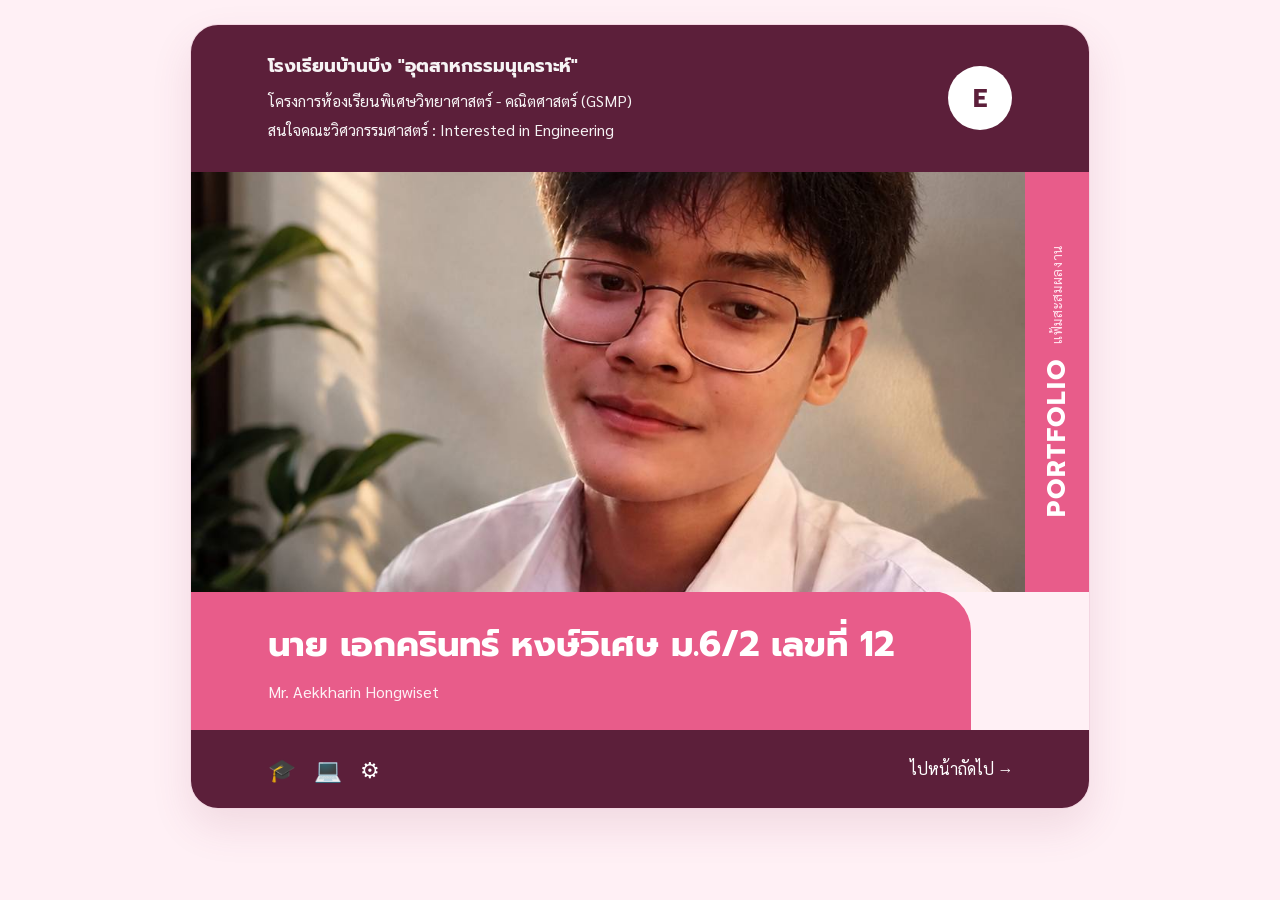
<file: index.html>
<!DOCTYPE html>
<html lang="th">
<head>
<meta charset="UTF-8">
<meta name="viewport" content="width=device-width, initial-scale=1.0">
<title>เอกครินทร์ หงษ์วิเศษ | Portfolio</title>
<link rel="stylesheet" href="styles.css">
</head>
<body>

<div class="wrap home">
    <div class="cover2">

        <div class="cover2-topbar">
            <div class="cover2-topbar-text">
                <p>โรงเรียนบ้านบึง "อุตสาหกรรมนุเคราะห์"</p>
                <p>โครงการห้องเรียนพิเศษวิทยาศาสตร์ - คณิตศาสตร์ (GSMP)</p>
                <p>สนใจคณะวิศวกรรมศาสตร์ : Interested in Engineering</p>
            </div>
            <div class="cover2-emblem">E</div>
        </div>

        <div class="cover2-photo-row">
            <div class="cover2-photo">
                <img src="my-profile.jpg" alt="รูปเอกครินทร์ หงษ์วิเศษ">
            </div>
            <div class="cover2-vertical">
                <span class="v-label">แฟ้มสะสมผลงาน</span>
                <span class="v-title">PORTFOLIO</span>
            </div>
        </div>

        <div class="cover2-nameplate">
            <h2>นาย เอกครินทร์ หงษ์วิเศษ ม.6/2 เลขที่ 12</h2>
            <p>Mr. Aekkharin Hongwiset</p>
        </div>

        <div class="cover2-footerbar">
            <div class="cover2-icons">
                <span>&#127891;</span>
                <span>&#128187;</span>
                <span>&#9881;</span>
            </div>
            <a href="intro.html" class="next-link">ไปหน้าถัดไป &#8594;</a>
        </div>

    </div>
</div>

</body>
</html>
</file>
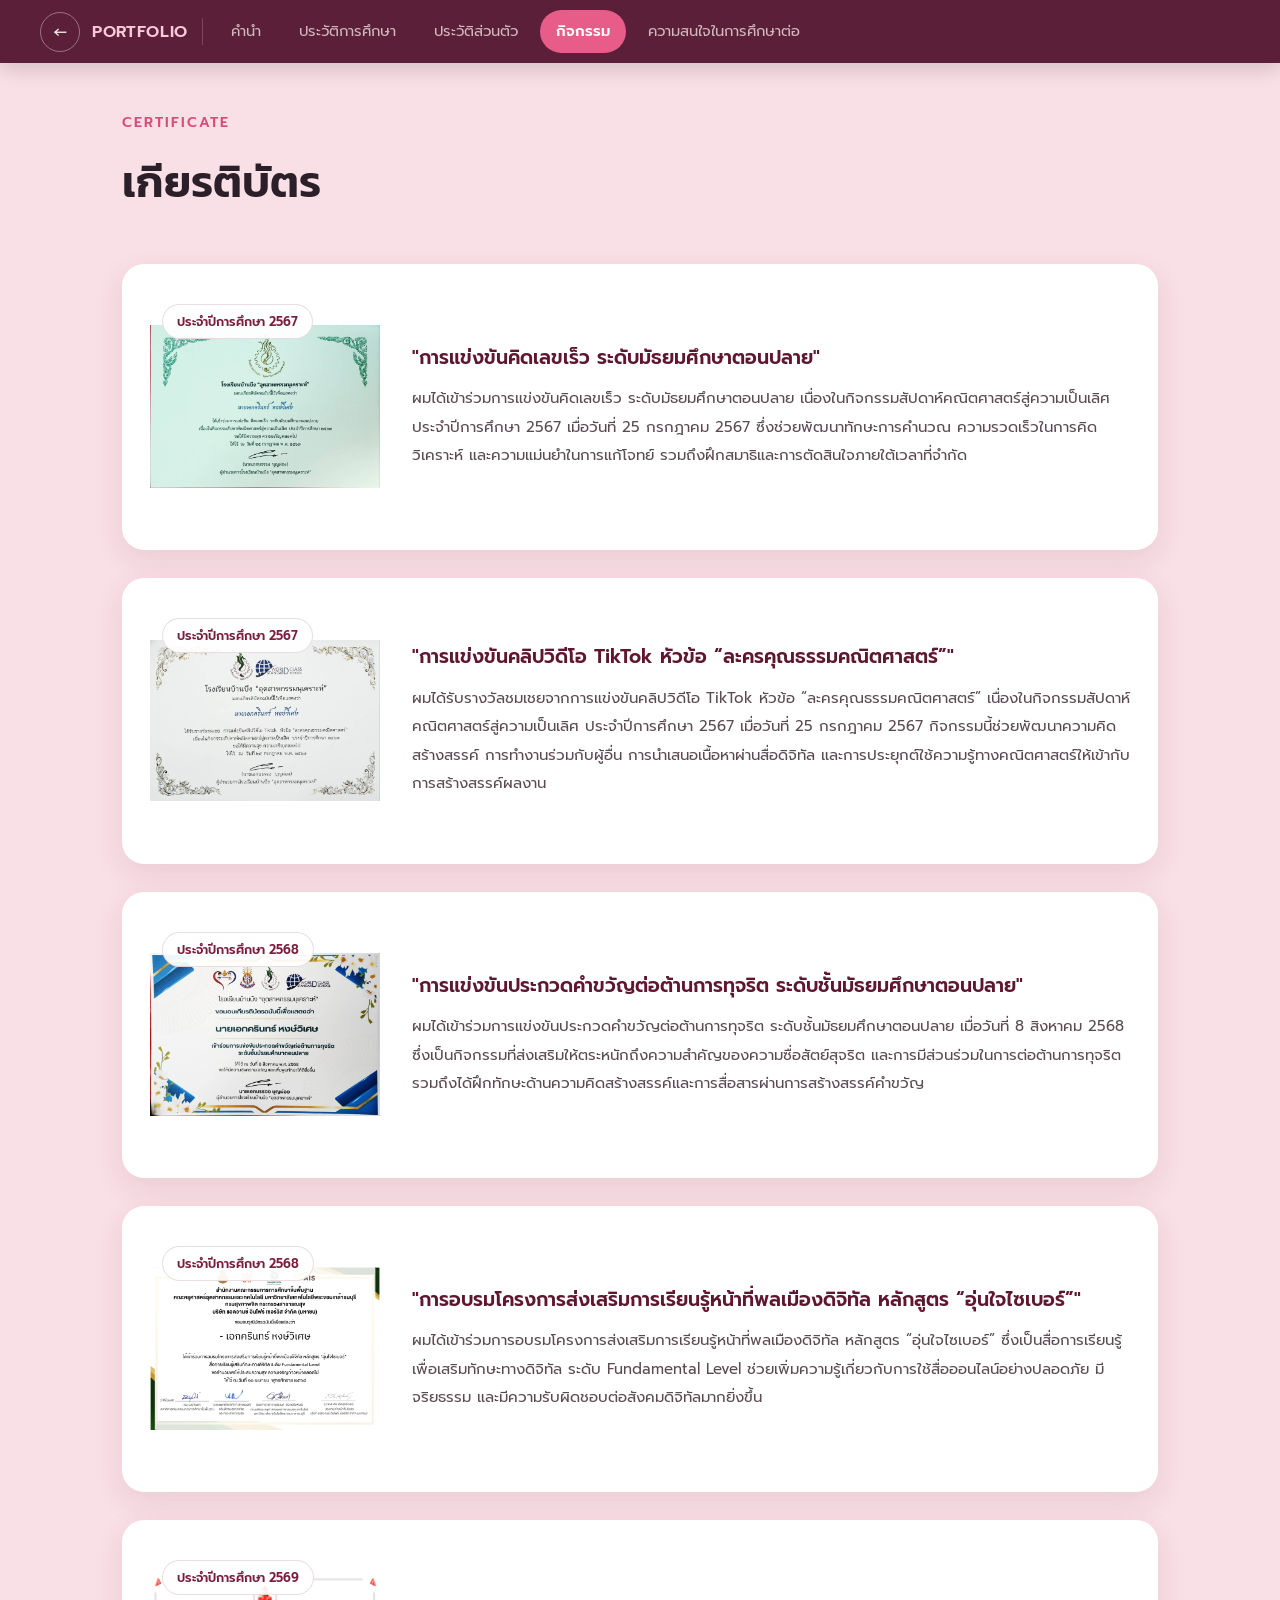
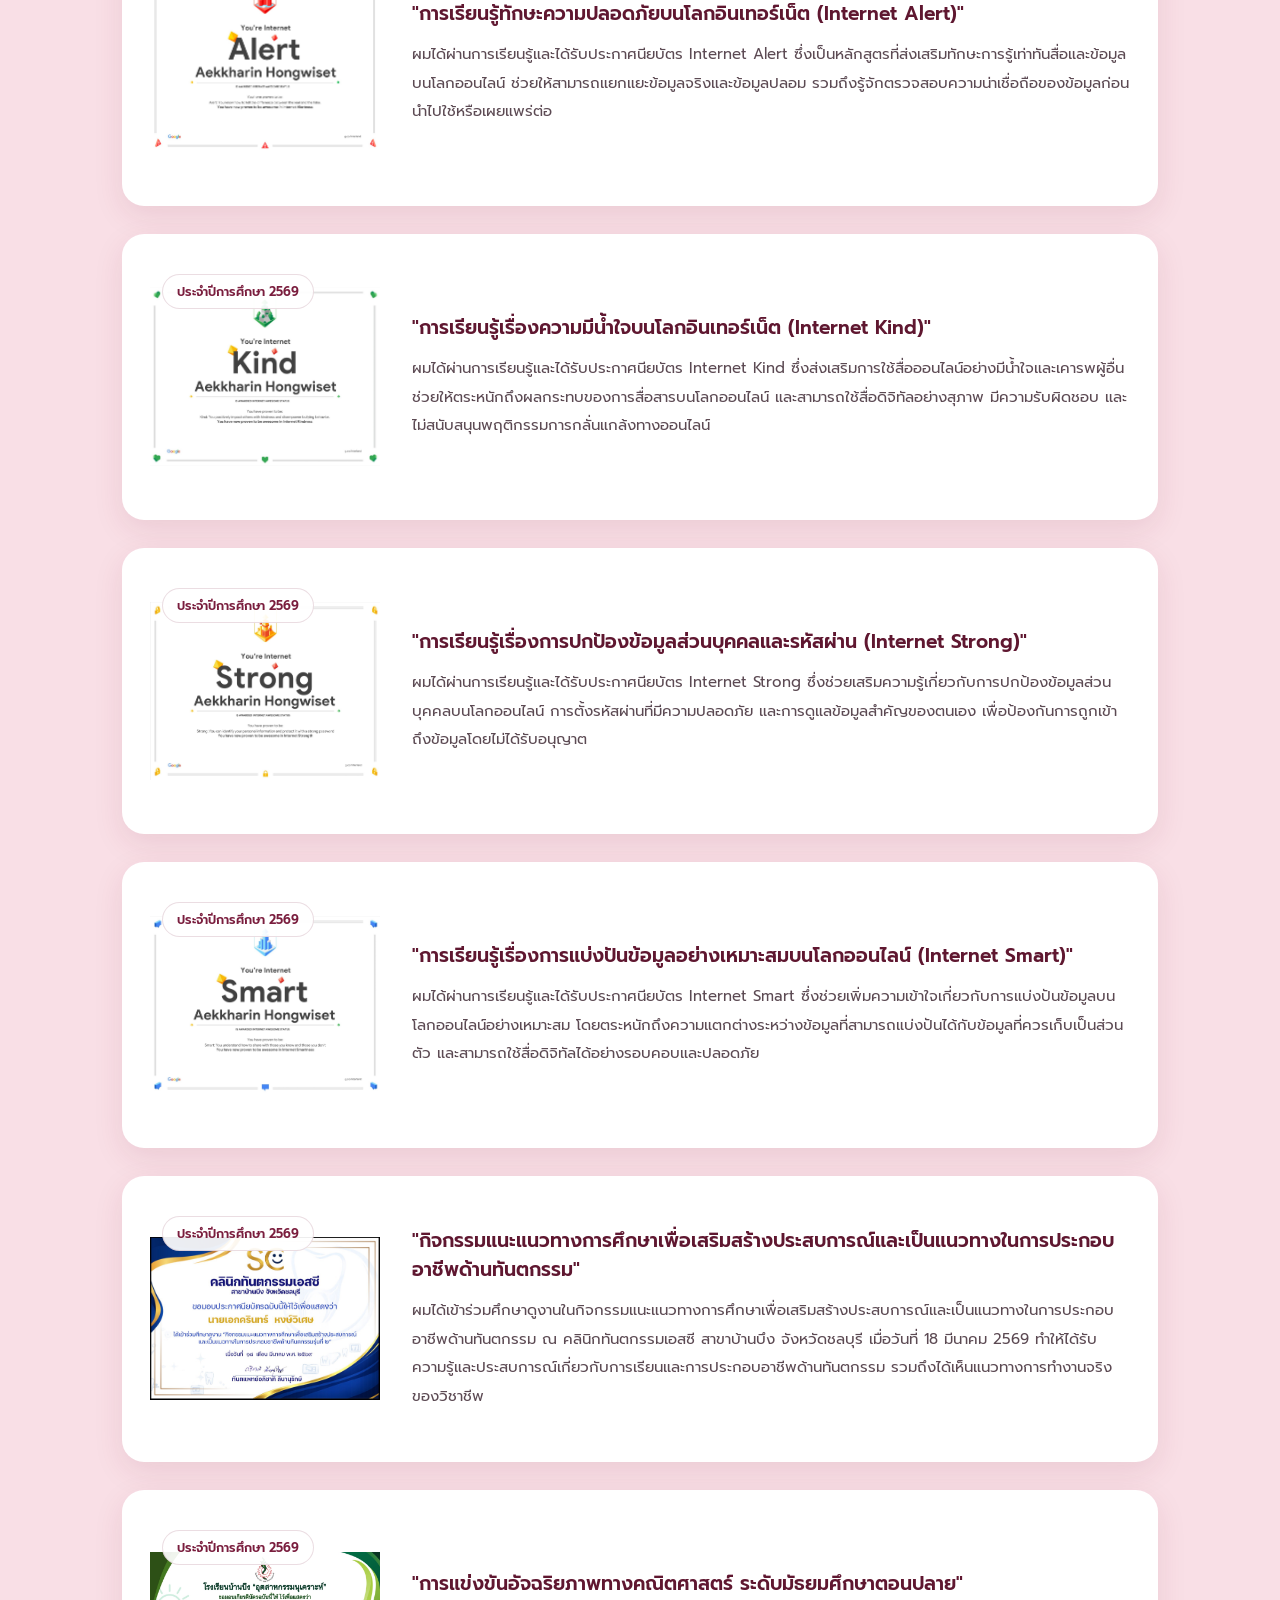
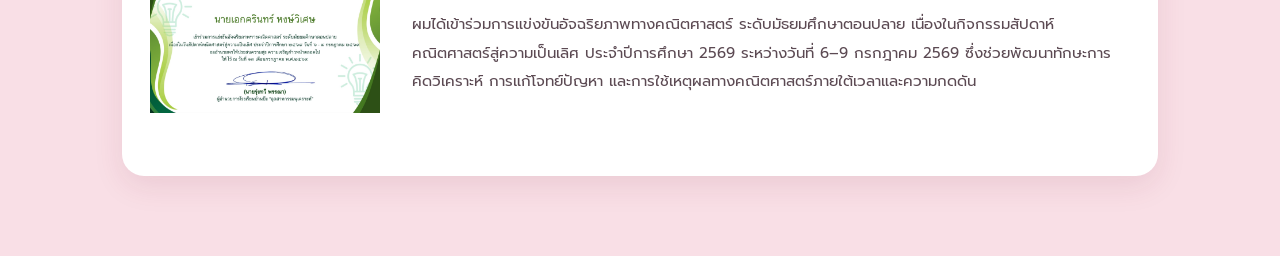
<file: activity.html>
<!DOCTYPE html>
<html lang="th">
<head>
<meta charset="UTF-8">
<meta name="viewport" content="width=device-width, initial-scale=1.0">
<title>เกียรติบัตร | Portfolio เอกครินทร์ หงษ์วิเศษ</title>
<link rel="preconnect" href="https://fonts.googleapis.com">
<link href="https://fonts.googleapis.com/css2?family=Kanit:wght@300;400;500;600;700&family=Prompt:wght@300;400;500;600&display=swap" rel="stylesheet">
<link rel="stylesheet" href="styles.css">
<style>
  :root{
    --maroon:#7a1e3e;
    --maroon-dark:#5f1730;
    --pink-bg:#f9dfe6;
    --pink-pill:#e85f8f;
    --pink-pill-dark:#d94b7d;
    --pink-photo:#f2b8c9;
    --ink:#2b2029;
    --ink-soft:#5c4a53;
    --card-bg:#ffffff;
    --card-shadow: 0 10px 30px rgba(122,30,62,0.10);
  }

  *{box-sizing:border-box;}
  html,body{margin:0;padding:0;}
  body{
    font-family:'Prompt','Kanit',sans-serif;
    background:var(--pink-bg);
    color:var(--ink);
    min-height:100vh;
  }

  /* ---------- Header ---------- */
  .page-head{
    max-width:1100px;
    margin:0 auto;
    padding:48px 32px 8px;
  }
  .eyebrow{
    color:var(--pink-pill-dark);
    font-weight:600;
    letter-spacing:2px;
    font-size:14px;
    margin:0 0 10px;
  }
  h1.title{
    font-family:'Kanit',sans-serif;
    font-size:44px;
    font-weight:600;
    margin:0 0 36px;
    color:var(--ink);
  }

  /* ---------- Cert list ---------- */
  .cert-list{
    max-width:1100px;
    margin:0 auto;
    padding:0 32px 80px;
    display:flex;
    flex-direction:column;
    gap:28px;
  }

  .cert-card{
    background:var(--card-bg);
    border-radius:22px;
    box-shadow:var(--card-shadow);
    padding:28px;
    display:grid;
    grid-template-columns:230px 1fr;
    gap:32px;
  }

  /* ---------- Photo box: only the image, shown in full ---------- */
  .cert-photo{
    position:relative;
    background:#ffffff;
    border-radius:16px;
    min-height:230px;
    overflow:hidden;
    display:flex;
    align-items:center;
    justify-content:center;
  }
  .cert-photo img{
    width:100%;
    height:100%;
    object-fit:contain;
    display:block;
  }

  .year-tag{
    position:absolute;
    top:12px;
    left:12px;
    background:rgba(255,255,255,0.92);
    color:var(--maroon);
    font-size:12.5px;
    font-weight:600;
    padding:6px 14px;
    border-radius:999px;
    border:1px solid rgba(122,30,62,0.15);
  }

  .cert-body{
    display:flex;
    flex-direction:column;
    justify-content:center;
  }
  .cert-title{
    font-size:19px;
    font-weight:600;
    color:var(--maroon-dark);
    margin:0 0 12px;
    line-height:1.5;
  }
  .cert-desc{
    font-size:15px;
    line-height:1.9;
    color:var(--ink-soft);
    margin:0;
  }

  /* ---------- Responsive ---------- */
  @media (max-width: 760px){
    .page-head{padding:32px 18px 4px;}
    h1.title{font-size:32px;}
    .cert-list{padding:0 18px 60px; gap:20px;}
    .cert-card{
      grid-template-columns:1fr;
      padding:18px;
      gap:16px;
    }
    .cert-photo{min-height:190px;}
  }
</style>
</head>
<body>

<nav class="topnav">
    <div class="topnav-inner">
        <a href="index.html" class="nav-back" aria-label="กลับหน้าแรก">&#8592;</a>
        <span class="nav-brand">PORTFOLIO</span>
        <a href="intro.html" class="nav-tab">คำนำ</a>
        <a href="education.html" class="nav-tab">ประวัติการศึกษา</a>
        <a href="profile.html" class="nav-tab">ประวัติส่วนตัว</a>
        <span class="nav-tab is-active">กิจกรรม</span>
        <a href="interests.html" class="nav-tab">ความสนใจในการศึกษาต่อ</a>
    </div>
</nav>

  <header class="page-head">
    <p class="eyebrow">CERTIFICATE</p>
    <h1 class="title">เกียรติบัตร</h1>
  </header>

  <main class="cert-list">

    <!-- 1 -->
    <article class="cert-card">
      <div class="cert-photo">
        <img src="images/cert-01.jpg" alt="เกียรติบัตรการแข่งขันคิดเลขเร็ว">
        <span class="year-tag">ประจำปีการศึกษา 2567</span>
      </div>
      <div class="cert-body">
        <p class="cert-title">"การแข่งขันคิดเลขเร็ว ระดับมัธยมศึกษาตอนปลาย"</p>
        <p class="cert-desc">ผมได้เข้าร่วมการแข่งขันคิดเลขเร็ว ระดับมัธยมศึกษาตอนปลาย เนื่องในกิจกรรมสัปดาห์คณิตศาสตร์สู่ความเป็นเลิศ ประจำปีการศึกษา 2567 เมื่อวันที่ 25 กรกฎาคม 2567 ซึ่งช่วยพัฒนาทักษะการคำนวณ ความรวดเร็วในการคิดวิเคราะห์ และความแม่นยำในการแก้โจทย์ รวมถึงฝึกสมาธิและการตัดสินใจภายใต้เวลาที่จำกัด</p>
      </div>
    </article>

    <!-- 2 -->
    <article class="cert-card">
      <div class="cert-photo">
        <img src="images/cert-02.jpg" alt="เกียรติบัตรการแข่งขันคลิปวิดีโอ TikTok">
        <span class="year-tag">ประจำปีการศึกษา 2567</span>
      </div>
      <div class="cert-body">
        <p class="cert-title">"การแข่งขันคลิปวิดีโอ TikTok หัวข้อ “ละครคุณธรรมคณิตศาสตร์”"</p>
        <p class="cert-desc">ผมได้รับรางวัลชมเชยจากการแข่งขันคลิปวิดีโอ TikTok หัวข้อ “ละครคุณธรรมคณิตศาสตร์” เนื่องในกิจกรรมสัปดาห์คณิตศาสตร์สู่ความเป็นเลิศ ประจำปีการศึกษา 2567 เมื่อวันที่ 25 กรกฎาคม 2567 กิจกรรมนี้ช่วยพัฒนาความคิดสร้างสรรค์ การทำงานร่วมกับผู้อื่น การนำเสนอเนื้อหาผ่านสื่อดิจิทัล และการประยุกต์ใช้ความรู้ทางคณิตศาสตร์ให้เข้ากับการสร้างสรรค์ผลงาน</p>
      </div>
    </article>

    <!-- 3 -->
    <article class="cert-card">
      <div class="cert-photo">
        <img src="images/cert-03.jpg" alt="เกียรติบัตรการประกวดคำขวัญต่อต้านการทุจริต">
        <span class="year-tag">ประจำปีการศึกษา 2568</span>
      </div>
      <div class="cert-body">
        <p class="cert-title">"การแข่งขันประกวดคำขวัญต่อต้านการทุจริต ระดับชั้นมัธยมศึกษาตอนปลาย"</p>
        <p class="cert-desc">ผมได้เข้าร่วมการแข่งขันประกวดคำขวัญต่อต้านการทุจริต ระดับชั้นมัธยมศึกษาตอนปลาย เมื่อวันที่ 8 สิงหาคม 2568 ซึ่งเป็นกิจกรรมที่ส่งเสริมให้ตระหนักถึงความสำคัญของความซื่อสัตย์สุจริต และการมีส่วนร่วมในการต่อต้านการทุจริต รวมถึงได้ฝึกทักษะด้านความคิดสร้างสรรค์และการสื่อสารผ่านการสร้างสรรค์คำขวัญ</p>
      </div>
    </article>

    <!-- 4 -->
    <article class="cert-card">
      <div class="cert-photo">
        <img src="images/cert-04.jpg" alt="เกียรติบัตรอุ่นใจไซเบอร์">
        <span class="year-tag">ประจำปีการศึกษา 2568</span>
      </div>
      <div class="cert-body">
        <p class="cert-title">"การอบรมโครงการส่งเสริมการเรียนรู้หน้าที่พลเมืองดิจิทัล หลักสูตร “อุ่นใจไซเบอร์”"</p>
        <p class="cert-desc">ผมได้เข้าร่วมการอบรมโครงการส่งเสริมการเรียนรู้หน้าที่พลเมืองดิจิทัล หลักสูตร “อุ่นใจไซเบอร์” ซึ่งเป็นสื่อการเรียนรู้เพื่อเสริมทักษะทางดิจิทัล ระดับ Fundamental Level ช่วยเพิ่มความรู้เกี่ยวกับการใช้สื่อออนไลน์อย่างปลอดภัย มีจริยธรรม และมีความรับผิดชอบต่อสังคมดิจิทัลมากยิ่งขึ้น</p>
      </div>
    </article>

    <!-- 5 -->
    <article class="cert-card">
      <div class="cert-photo">
        <img src="images/cert-05.jpg" alt="เกียรติบัตร Internet Alert">
        <span class="year-tag">ประจำปีการศึกษา 2569</span>
      </div>
      <div class="cert-body">
        <p class="cert-title">"การเรียนรู้ทักษะความปลอดภัยบนโลกอินเทอร์เน็ต (Internet Alert)"</p>
        <p class="cert-desc">ผมได้ผ่านการเรียนรู้และได้รับประกาศนียบัตร Internet Alert ซึ่งเป็นหลักสูตรที่ส่งเสริมทักษะการรู้เท่าทันสื่อและข้อมูลบนโลกออนไลน์ ช่วยให้สามารถแยกแยะข้อมูลจริงและข้อมูลปลอม รวมถึงรู้จักตรวจสอบความน่าเชื่อถือของข้อมูลก่อนนำไปใช้หรือเผยแพร่ต่อ</p>
      </div>
    </article>

    <!-- 6 -->
    <article class="cert-card">
      <div class="cert-photo">
        <img src="images/cert-06.jpg" alt="เกียรติบัตร Internet Kind">
        <span class="year-tag">ประจำปีการศึกษา 2569</span>
      </div>
      <div class="cert-body">
        <p class="cert-title">"การเรียนรู้เรื่องความมีน้ำใจบนโลกอินเทอร์เน็ต (Internet Kind)"</p>
        <p class="cert-desc">ผมได้ผ่านการเรียนรู้และได้รับประกาศนียบัตร Internet Kind ซึ่งส่งเสริมการใช้สื่อออนไลน์อย่างมีน้ำใจและเคารพผู้อื่น ช่วยให้ตระหนักถึงผลกระทบของการสื่อสารบนโลกออนไลน์ และสามารถใช้สื่อดิจิทัลอย่างสุภาพ มีความรับผิดชอบ และไม่สนับสนุนพฤติกรรมการกลั่นแกล้งทางออนไลน์</p>
      </div>
    </article>

    <!-- 7 -->
    <article class="cert-card">
      <div class="cert-photo">
        <img src="images/cert-07.jpg" alt="เกียรติบัตร Internet Strong">
        <span class="year-tag">ประจำปีการศึกษา 2569</span>
      </div>
      <div class="cert-body">
        <p class="cert-title">"การเรียนรู้เรื่องการปกป้องข้อมูลส่วนบุคคลและรหัสผ่าน (Internet Strong)"</p>
        <p class="cert-desc">ผมได้ผ่านการเรียนรู้และได้รับประกาศนียบัตร Internet Strong ซึ่งช่วยเสริมความรู้เกี่ยวกับการปกป้องข้อมูลส่วนบุคคลบนโลกออนไลน์ การตั้งรหัสผ่านที่มีความปลอดภัย และการดูแลข้อมูลสำคัญของตนเอง เพื่อป้องกันการถูกเข้าถึงข้อมูลโดยไม่ได้รับอนุญาต</p>
      </div>
    </article>

    <!-- 8 -->
    <article class="cert-card">
      <div class="cert-photo">
        <img src="images/cert-08.jpg" alt="เกียรติบัตร Internet Smart">
        <span class="year-tag">ประจำปีการศึกษา 2569</span>
      </div>
      <div class="cert-body">
        <p class="cert-title">"การเรียนรู้เรื่องการแบ่งปันข้อมูลอย่างเหมาะสมบนโลกออนไลน์ (Internet Smart)"</p>
        <p class="cert-desc">ผมได้ผ่านการเรียนรู้และได้รับประกาศนียบัตร Internet Smart ซึ่งช่วยเพิ่มความเข้าใจเกี่ยวกับการแบ่งปันข้อมูลบนโลกออนไลน์อย่างเหมาะสม โดยตระหนักถึงความแตกต่างระหว่างข้อมูลที่สามารถแบ่งปันได้กับข้อมูลที่ควรเก็บเป็นส่วนตัว และสามารถใช้สื่อดิจิทัลได้อย่างรอบคอบและปลอดภัย</p>
      </div>
    </article>

    <!-- 9 -->
    <article class="cert-card">
      <div class="cert-photo">
        <img src="images/cert-09.jpg" alt="เกียรติบัตรกิจกรรมแนะแนวทันตกรรม">
        <span class="year-tag">ประจำปีการศึกษา 2569</span>
      </div>
      <div class="cert-body">
        <p class="cert-title">"กิจกรรมแนะแนวทางการศึกษาเพื่อเสริมสร้างประสบการณ์และเป็นแนวทางในการประกอบอาชีพด้านทันตกรรม"</p>
        <p class="cert-desc">ผมได้เข้าร่วมศึกษาดูงานในกิจกรรมแนะแนวทางการศึกษาเพื่อเสริมสร้างประสบการณ์และเป็นแนวทางในการประกอบอาชีพด้านทันตกรรม ณ คลินิกทันตกรรมเอสซี สาขาบ้านบึง จังหวัดชลบุรี เมื่อวันที่ 18 มีนาคม 2569 ทำให้ได้รับความรู้และประสบการณ์เกี่ยวกับการเรียนและการประกอบอาชีพด้านทันตกรรม รวมถึงได้เห็นแนวทางการทำงานจริงของวิชาชีพ</p>
      </div>
    </article>

    <!-- 10 -->
    <article class="cert-card">
      <div class="cert-photo">
        <img src="images/cert-10.jpg" alt="เกียรติบัตรการแข่งขันอัจฉริยภาพทางคณิตศาสตร์">
        <span class="year-tag">ประจำปีการศึกษา 2569</span>
      </div>
      <div class="cert-body">
        <p class="cert-title">"การแข่งขันอัจฉริยภาพทางคณิตศาสตร์ ระดับมัธยมศึกษาตอนปลาย"</p>
        <p class="cert-desc">ผมได้เข้าร่วมการแข่งขันอัจฉริยภาพทางคณิตศาสตร์ ระดับมัธยมศึกษาตอนปลาย เนื่องในกิจกรรมสัปดาห์คณิตศาสตร์สู่ความเป็นเลิศ ประจำปีการศึกษา 2569 ระหว่างวันที่ 6–9 กรกฎาคม 2569 ซึ่งช่วยพัฒนาทักษะการคิดวิเคราะห์ การแก้โจทย์ปัญหา และการใช้เหตุผลทางคณิตศาสตร์ภายใต้เวลาและความกดดัน</p>
      </div>
    </article>

  </main>

</body>
</html>
</file>
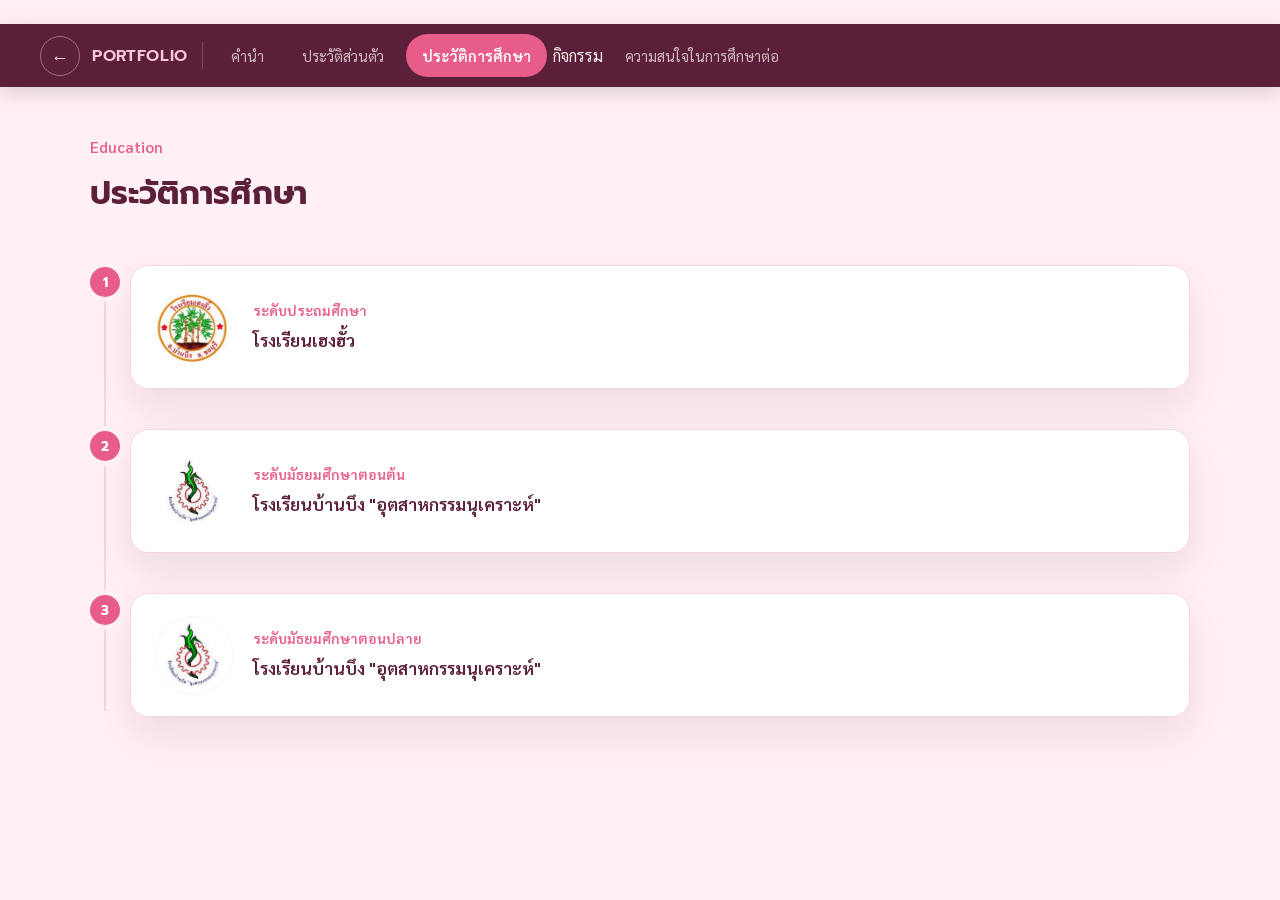
<file: education.html>
<!DOCTYPE html>
<html lang="th">
<head>
<meta charset="UTF-8">
<meta name="viewport" content="width=device-width, initial-scale=1.0">
<title>ประวัติการศึกษา | Portfolio เอกครินทร์ หงษ์วิเศษ</title>
<link rel="stylesheet" href="styles.css">
</head>
<body>

<nav class="topnav">
    <div class="topnav-inner">
        <a href="index.html" class="nav-back" aria-label="กลับหน้าแรก">&#8592;</a>
        <span class="nav-brand">PORTFOLIO</span>
        <a href="intro.html" class="nav-tab">คำนำ</a>
        <a href="profile.html" class="nav-tab">ประวัติส่วนตัว</a>
        <span class="nav-tab is-active">ประวัติการศึกษา</span>
        <a href="activity.html">กิจกรรม</a>
        <a href="interests.html" class="nav-tab">ความสนใจในการศึกษาต่อ</a>
        
    </div>
</nav>

<div class="wrap page-hero">
    <p class="kicker">Education</p>
    <h2>ประวัติการศึกษา</h2>
</div>

<div class="wrap section">
    <div class="timeline">

        <div class="tl-item">
    <div class="tl-dot">1</div>
    <div class="tl-card">
        <div class="tl-photo">
            <img src="images/school-primary.jpg" alt="โรงเรียนเฮงฮั้ว">
        </div>
        <div>
            <p class="tl-level">ระดับประถมศึกษา</p>
            <p class="tl-school">โรงเรียนเฮงฮั้ว</p>
        </div>
    </div>
</div>

        <div class="tl-item">
            <div class="tl-dot">2</div>
            <div class="tl-card">
                <div class="tl-photo">
                    <img src="images/school-secondary.jpg" alt="โรงเรียนบ้านบึง อุตสาหกรรมนุเคราะห์">
                </div>
                <div>
                    <p class="tl-level">ระดับมัธยมศึกษาตอนต้น</p>
                    <p class="tl-school">โรงเรียนบ้านบึง "อุตสาหกรรมนุเคราะห์"</p>
                </div>
            </div>
        </div>

        <div class="tl-item">
            <div class="tl-dot">3</div>
            <div class="tl-card">
                <div class="tl-photo">
                    <img src="images/school-high.jpg" alt="โรงเรียนบ้านบึง อุตสาหกรรมนุเคราะห์">
                </div>
                <div>
                    <p class="tl-level">ระดับมัธยมศึกษาตอนปลาย</p>
                    <p class="tl-school">โรงเรียนบ้านบึง "อุตสาหกรรมนุเคราะห์"</p>
                </div>
            </div>
        </div>

    </div>
</div>


</body>
</html>
</file>
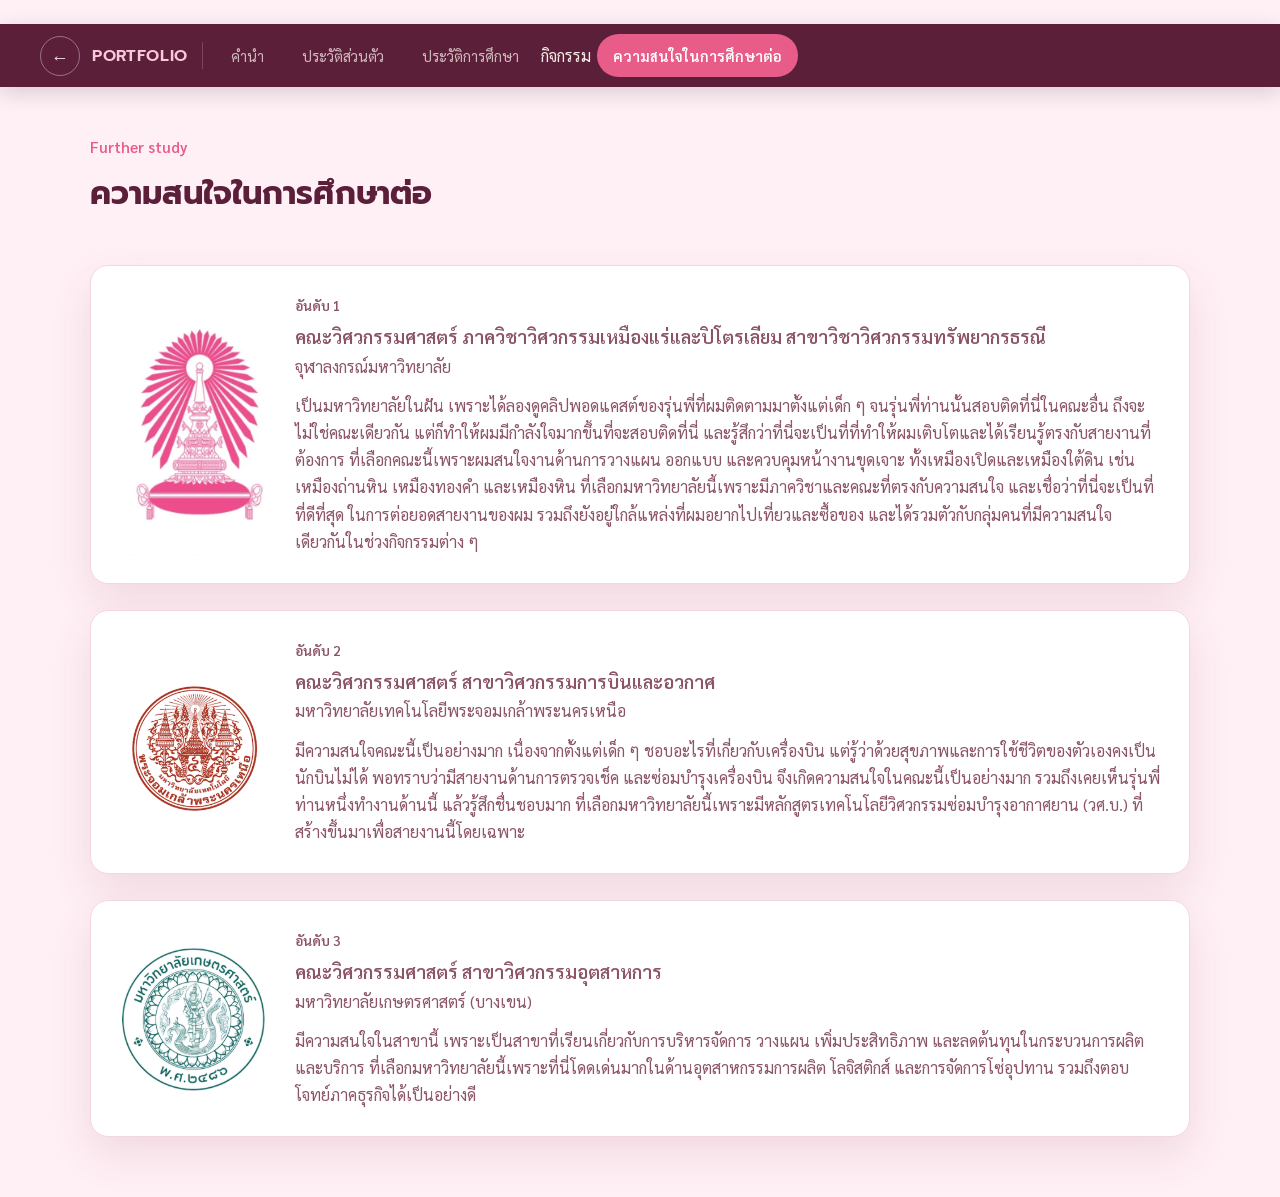
<file: interests.html>
<!DOCTYPE html>
<html lang="th">
<head>
<meta charset="UTF-8">
<meta name="viewport" content="width=device-width, initial-scale=1.0">
<title>ความสนใจในการศึกษาต่อ | Portfolio เอกครินทร์ หงษ์วิเศษ</title>
<link rel="stylesheet" href="styles.css">
</head>
<body>

<nav class="topnav">
    <div class="topnav-inner">
        <a href="index.html" class="nav-back" aria-label="กลับหน้าแรก">&#8592;</a>
        <span class="nav-brand">PORTFOLIO</span>
        <a href="intro.html" class="nav-tab">คำนำ</a>
       <a href="profile.html" class="nav-tab">ประวัติส่วนตัว</a>
        <a href="education.html" class="nav-tab">ประวัติการศึกษา</a>
        <a href="activity.html">กิจกรรม</a>
        <span class="nav-tab is-active">ความสนใจในการศึกษาต่อ</span>
    </div>
</nav>

<div class="wrap page-hero">
    <p class="kicker">Further study</p>
    <h2>ความสนใจในการศึกษาต่อ</h2>
</div>

<div class="wrap section">
    <div class="uni-list">

        <div class="uni-card">
            <div class="uni-photo">
                <img src="images/uni-chula.jpg" alt="จุฬาลงกรณ์มหาวิทยาลัย">
            </div>
            <div class="uni-body">
                <p class="uni-rank">อันดับ 1</p>
                <p class="uni-faculty">คณะวิศวกรรมศาสตร์ ภาควิชาวิศวกรรมเหมืองแร่และปิโตรเลียม สาขาวิชาวิศวกรรมทรัพยากรธรณี</p>
                <p class="uni-name">จุฬาลงกรณ์มหาวิทยาลัย</p>
                <p>
                    เป็นมหาวิทยาลัยในฝัน เพราะได้ลองดูคลิปพอดแคสต์ของรุ่นพี่ที่ผมติดตามมาตั้งแต่เด็ก ๆ
                    จนรุ่นพี่ท่านนั้นสอบติดที่นี่ในคณะอื่น ถึงจะไม่ใช่คณะเดียวกัน แต่ก็ทำให้ผมมีกำลังใจมากขึ้นที่จะสอบติดที่นี่
                    และรู้สึกว่าที่นี่จะเป็นที่ที่ทำให้ผมเติบโตและได้เรียนรู้ตรงกับสายงานที่ต้องการ
                    ที่เลือกคณะนี้เพราะผมสนใจงานด้านการวางแผน ออกแบบ และควบคุมหน้างานขุดเจาะ
                    ทั้งเหมืองเปิดและเหมืองใต้ดิน เช่น เหมืองถ่านหิน เหมืองทองคำ และเหมืองหิน
                    ที่เลือกมหาวิทยาลัยนี้เพราะมีภาควิชาและคณะที่ตรงกับความสนใจ และเชื่อว่าที่นี่จะเป็นที่ที่ดีที่สุด
                    ในการต่อยอดสายงานของผม รวมถึงยังอยู่ใกล้แหล่งที่ผมอยากไปเที่ยวและซื้อของ
                    และได้รวมตัวกับกลุ่มคนที่มีความสนใจเดียวกันในช่วงกิจกรรมต่าง ๆ
                </p>
            </div>
        </div>

        <div class="uni-card">
            <div class="uni-photo">
                <img src="images/uni-kmutnb.jpg" alt="มหาวิทยาลัยเทคโนโลยีพระจอมเกล้าพระนครเหนือ">
            </div>
            <div class="uni-body">
                <p class="uni-rank">อันดับ 2</p>
                <p class="uni-faculty">คณะวิศวกรรมศาสตร์ สาขาวิศวกรรมการบินและอวกาศ</p>
                <p class="uni-name">มหาวิทยาลัยเทคโนโลยีพระจอมเกล้าพระนครเหนือ</p>
                <p>
                    มีความสนใจคณะนี้เป็นอย่างมาก เนื่องจากตั้งแต่เด็ก ๆ ชอบอะไรที่เกี่ยวกับเครื่องบิน
                    แต่รู้ว่าด้วยสุขภาพและการใช้ชีวิตของตัวเองคงเป็นนักบินไม่ได้ พอทราบว่ามีสายงานด้านการตรวจเช็ค
                    และซ่อมบำรุงเครื่องบิน จึงเกิดความสนใจในคณะนี้เป็นอย่างมาก รวมถึงเคยเห็นรุ่นพี่ท่านหนึ่งทำงานด้านนี้
                    แล้วรู้สึกชื่นชอบมาก ที่เลือกมหาวิทยาลัยนี้เพราะมีหลักสูตรเทคโนโลยีวิศวกรรมซ่อมบำรุงอากาศยาน (วศ.บ.)
                    ที่สร้างขึ้นมาเพื่อสายงานนี้โดยเฉพาะ
                </p>
            </div>
        </div>

        <div class="uni-card">
            <div class="uni-photo">
                <img src="images/uni-ku.jpg" alt="มหาวิทยาลัยเกษตรศาสตร์">
            </div>
            <div class="uni-body">
                <p class="uni-rank">อันดับ 3</p>
                <p class="uni-faculty">คณะวิศวกรรมศาสตร์ สาขาวิศวกรรมอุตสาหการ</p>
                <p class="uni-name">มหาวิทยาลัยเกษตรศาสตร์ (บางเขน)</p>
                <p>
                    มีความสนใจในสาขานี้ เพราะเป็นสาขาที่เรียนเกี่ยวกับการบริหารจัดการ วางแผน เพิ่มประสิทธิภาพ
                    และลดต้นทุนในกระบวนการผลิตและบริการ ที่เลือกมหาวิทยาลัยนี้เพราะที่นี่โดดเด่นมากในด้านอุตสาหกรรมการผลิต
                    โลจิสติกส์ และการจัดการโซ่อุปทาน รวมถึงตอบโจทย์ภาคธุรกิจได้เป็นอย่างดี
                </p>
            </div>
        </div>

    </div>
</div>



</body>
</html>
</file>
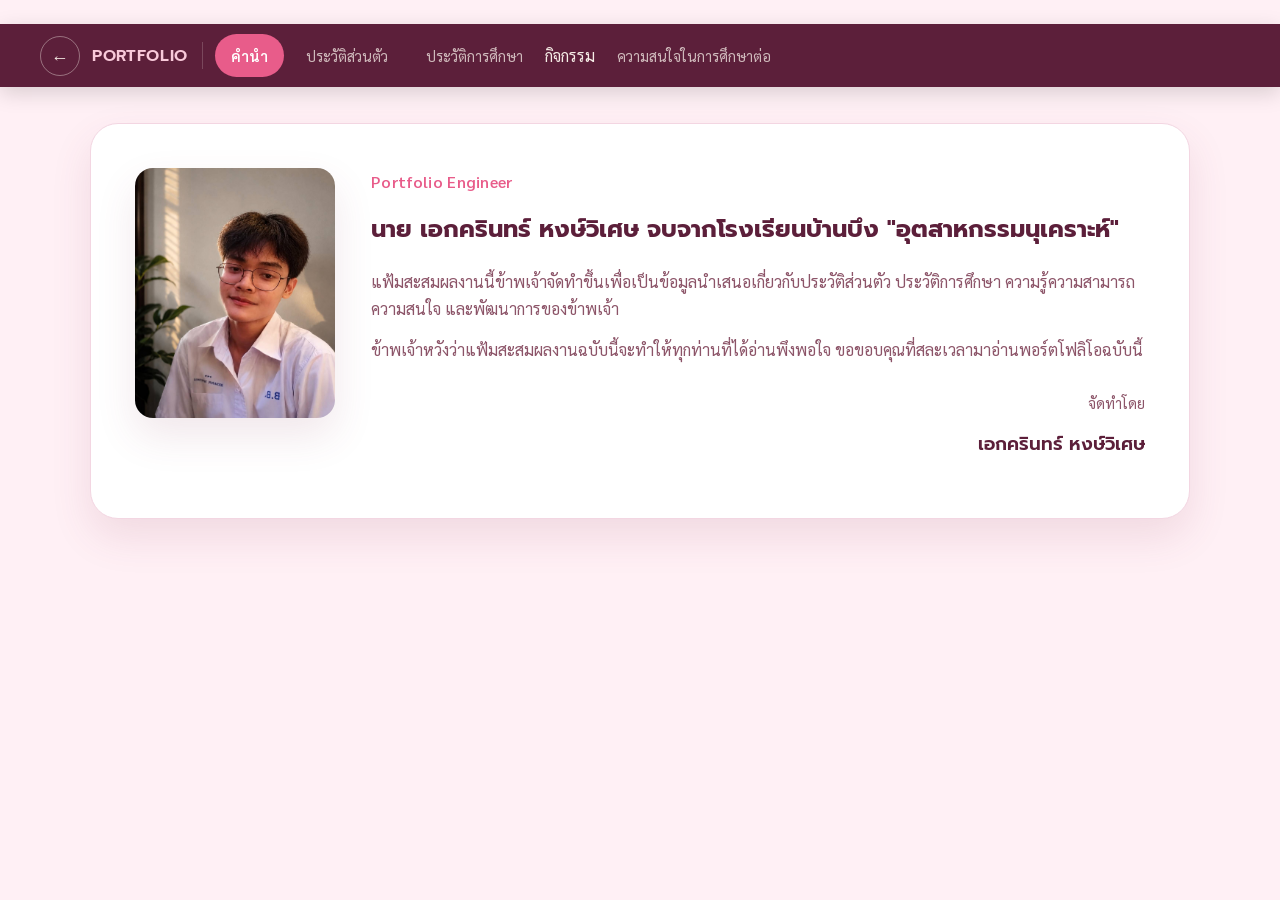
<file: intro.html>
<!DOCTYPE html>
<html lang="th">
<head>
<meta charset="UTF-8">
<meta name="viewport" content="width=device-width, initial-scale=1.0">
<title>คำนำ | Portfolio เอกครินทร์ หงษ์วิเศษ</title>
<link rel="stylesheet" href="styles.css">
</head>
<body>

<nav class="topnav">
    <div class="topnav-inner">
        <a href="index.html" class="nav-back" aria-label="กลับหน้าแรก">&#8592;</a>
        <span class="nav-brand">PORTFOLIO</span>
        <span class="nav-tab is-active">คำนำ</span>
        <a href="profile.html" class="nav-tab">ประวัติส่วนตัว</a>
        <a href="education.html" class="nav-tab">ประวัติการศึกษา</a>
        <a href="activity.html">กิจกรรม</a>
        <a href="interests.html" class="nav-tab">ความสนใจในการศึกษาต่อ</a>
    </div>
</nav>

<div class="wrap section">
    <div class="frame intro-frame">

        <div class="intro-photo">
            <img src="my-profile.jpg" alt="รูปเอกครินทร์ หงษ์วิเศษ">
        </div>

        <div class="intro-body">
            <p class="tagline">Portfolio Engineer</p>
            <h3>นาย เอกครินทร์ หงษ์วิเศษ จบจากโรงเรียนบ้านบึง "อุตสาหกรรมนุเคราะห์"</h3>

            <p>
                แฟ้มสะสมผลงานนี้ข้าพเจ้าจัดทำขึ้นเพื่อเป็นข้อมูลนำเสนอเกี่ยวกับประวัติส่วนตัว
                ประวัติการศึกษา ความรู้ความสามารถ ความสนใจ และพัฒนาการของข้าพเจ้า
            </p>

            <p>
                ข้าพเจ้าหวังว่าแฟ้มสะสมผลงานฉบับนี้จะทำให้ทุกท่านที่ได้อ่านพึงพอใจ
                ขอขอบคุณที่สละเวลามาอ่านพอร์ตโฟลิโอฉบับนี้
            </p>

            <div class="intro-signoff">
                <p class="label">จัดทำโดย</p>
                <p class="name">เอกครินทร์ หงษ์วิเศษ</p>
            </div>
        </div>

    </div>
</div>


</body>
</html>
</file>
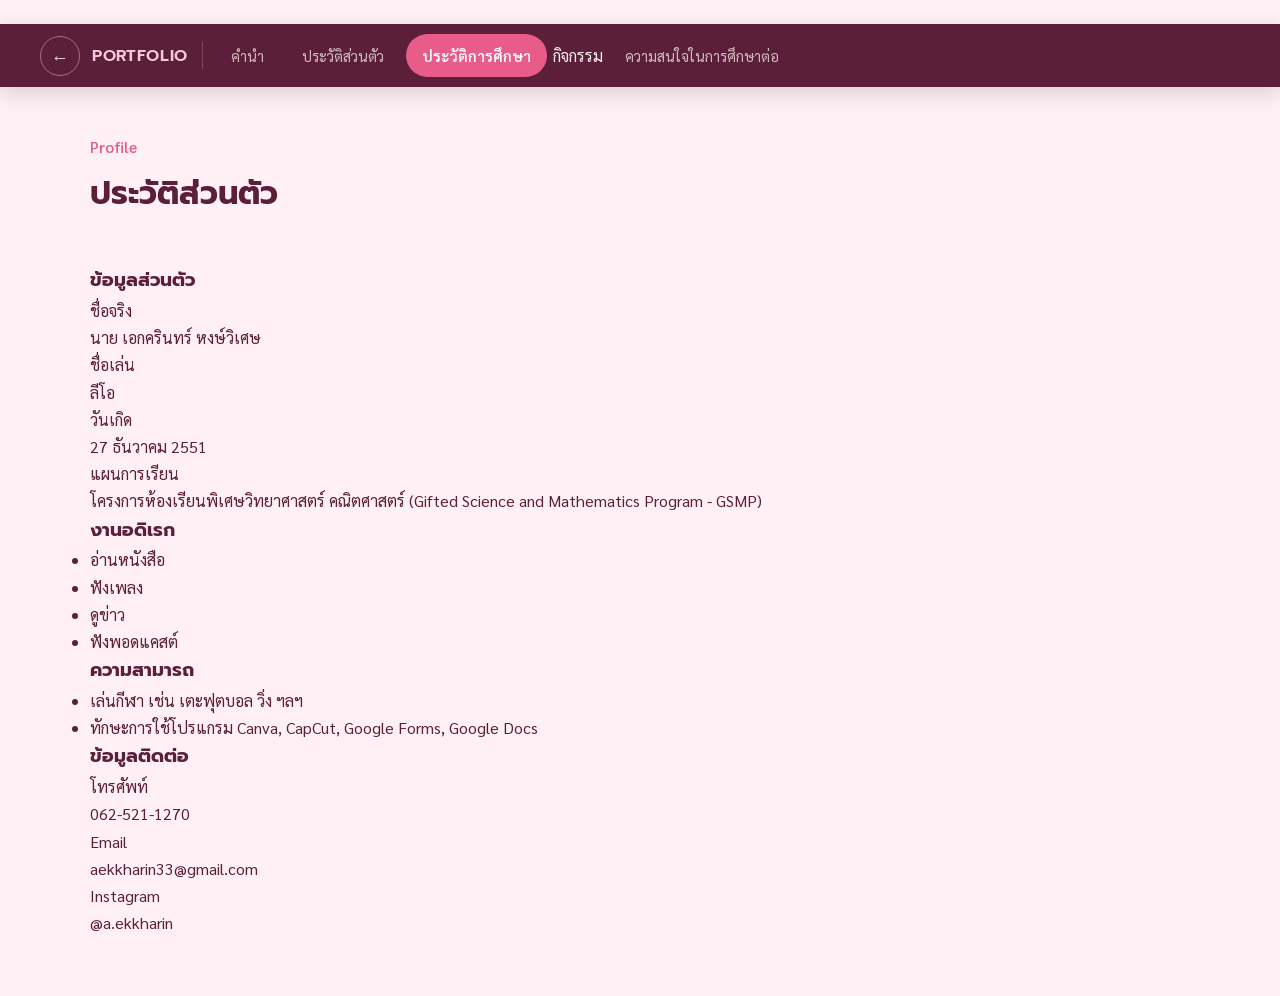
<file: portfolio.html>
<!DOCTYPE html>
<html lang="th">
<head>
<meta charset="UTF-8">
<meta name="viewport" content="width=device-width, initial-scale=1.0">
<title>ประวัติส่วนตัว | Portfolio เอกครินทร์ หงษ์วิเศษ</title>
<link rel="stylesheet" href="styles.css">
</head>
<body>

<nav class="topnav">
    <div class="topnav-inner">
        <a href="index.html" class="nav-back" aria-label="กลับหน้าแรก">&#8592;</a>
        <span class="nav-brand">PORTFOLIO</span>
        <a href="intro.html" class="nav-tab">คำนำ</a>
        <a href="profile.html" class="nav-tab">ประวัติส่วนตัว</a>
      <span class="nav-tab is-active">ประวัติการศึกษา</span>
        <a href="activity.html">กิจกรรม</a>
        <a href="interests.html" class="nav-tab">ความสนใจในการศึกษาต่อ</a>
    </div>
</nav>

<div class="wrap page-hero">
    <p class="kicker">Profile</p>
    <h2>ประวัติส่วนตัว</h2>
</div>

<div class="wrap section">
    <div class="profile-grid">

        <div class="profile-card">
            <h3>ข้อมูลส่วนตัว</h3>
            <dl>
                <dt>ชื่อจริง</dt><dd>นาย เอกครินทร์ หงษ์วิเศษ</dd>
                <dt>ชื่อเล่น</dt><dd>ลีโอ</dd>
                <dt>วันเกิด</dt><dd>27 ธันวาคม 2551</dd>
                <dt>แผนการเรียน</dt>
                <dd>โครงการห้องเรียนพิเศษวิทยาศาสตร์ คณิตศาสตร์ (Gifted Science and Mathematics Program - GSMP)</dd>
            </dl>
        </div>

        <div class="profile-card">
            <h3>งานอดิเรก</h3>
            <ul>
                <li>อ่านหนังสือ</li>
                <li>ฟังเพลง</li>
                <li>ดูข่าว</li>
                <li>ฟังพอดแคสต์</li>
            </ul>
        </div>

        <div class="profile-card">
            <h3>ความสามารถ</h3>
            <ul>
                <li>เล่นกีฬา เช่น เตะฟุตบอล วิ่ง ฯลฯ</li>
                <li>ทักษะการใช้โปรแกรม Canva, CapCut, Google Forms, Google Docs</li>
            </ul>
        </div>

        <div class="profile-card">
            <h3>ข้อมูลติดต่อ</h3>
            <dl>
                <dt>โทรศัพท์</dt><dd>062-521-1270</dd>
                <dt>Email</dt><dd>aekkharin33@gmail.com</dd>
                <dt>Instagram</dt><dd>@a.ekkharin</dd>
            </dl>
        </div>

    </div>
</div>



</body>
</html>
</file>
<file: styles.css>
@import url('https://fonts.googleapis.com/css2?family=Prompt:wght@400;500;600;700&family=Sarabun:wght@300;400;500;600;700&display=swap');

:root{
    --bg-cream:#FFF0F5;
    --coral:#E85C8A;
    --coral-soft:#F9C9DA;
    --plum:#5C1F3A;
    --plum-soft:#8C5468;
    --gold:#F0A8C4;
    --paper:#FFFFFF;
    --line:#F3D6E2;
    --radius-lg:28px;
    --radius-md:18px;
    --radius-sm:10px;
    --shadow:0 18px 40px rgba(140,60,90,0.12);
}

*{margin:0;padding:0;box-sizing:border-box;}

html{scroll-behavior:smooth;}

body{
    font-family:'Sarabun',sans-serif;
    background:var(--bg-cream);
    color:var(--plum);
    line-height:1.7;
    min-height:100vh;
    padding:24px 0;
}

h1,h2,h3,.display{
    font-family:'Prompt',sans-serif;
}

a{color:inherit;text-decoration:none;}

img{display:block;max-width:100%;}

.wrap{
    width:92%;
    max-width:1100px;
    margin:0 auto;
}

/* ---------- Nav bar (content pages) ---------- */
.topnav{
    background:var(--plum);
    color:#F6EDE7;
    position:sticky;
    top:0;
    z-index:50;
    box-shadow:0 6px 20px rgba(0,0,0,0.15);
}

.topnav-inner{
    width:94%;
    max-width:1200px;
    margin:0 auto;
    display:flex;
    align-items:center;
    gap:6px;
    overflow-x:auto;
    scrollbar-width:none;
    padding:10px 0;
}

.topnav-inner::-webkit-scrollbar{display:none;}

.nav-back{
    flex:0 0 auto;
    width:40px;
    height:40px;
    border-radius:50%;
    border:1.5px solid rgba(246,237,231,0.4);
    display:flex;
    align-items:center;
    justify-content:center;
    font-size:1.1rem;
    transition:.25s;
}

.nav-back:hover{
    background:rgba(246,237,231,0.12);
    border-color:var(--coral-soft);
}

.nav-brand{
    flex:0 0 auto;
    font-family:'Prompt',sans-serif;
    font-weight:600;
    letter-spacing:.04em;
    font-size:1.02rem;
    padding:0 14px 0 6px;
    color:var(--coral-soft);
    border-right:1px solid rgba(246,237,231,0.2);
    margin-right:6px;
}

.nav-tab{
    flex:0 0 auto;
    padding:9px 16px;
    border-radius:999px;
    font-size:.92rem;
    white-space:nowrap;
    color:rgba(246,237,231,0.75);
    transition:.25s;
}

.nav-tab:hover{
    color:#fff;
    background:rgba(246,237,231,0.10);
}

.nav-tab.is-active{
    background:var(--coral);
    color:#fff;
    font-weight:600;
    cursor:default;
    pointer-events:none;
}

/* ---------- Framed content box ---------- */
.frame{
    background:var(--paper);
    border:1px solid var(--line);
    border-radius:var(--radius-lg);
    box-shadow:var(--shadow);
    padding:44px;
}

@media(max-width:640px){
    .frame{padding:26px 22px;}
}

/* ---------- Cover page v2 (banner + photo + curved nameplate) ---------- */
.wrap.home{width:100%;max-width:none;padding:0;}

.cover2{
    min-height:auto;
    max-width:900px;
    margin:0 auto;
    display:flex;
    flex-direction:column;
    background:var(--bg-cream);
    border-radius:var(--radius-lg);
    overflow:hidden;
    box-shadow:var(--shadow);
    border:1px solid var(--line);
}

.cover2-topbar{
    background:var(--plum);
    color:#fff;
    display:flex;
    align-items:center;
    justify-content:space-between;
    gap:20px;
    padding:26px 6vw;
}

.cover2-topbar-text p{
    font-size:.98rem;
    opacity:.95;
    margin-bottom:2px;
}

.cover2-topbar-text p:first-child{
    font-weight:700;
    font-size:1.15rem;
    font-family:'Prompt',sans-serif;
    margin-bottom:6px;
}

.cover2-emblem{
    flex:0 0 auto;
    width:64px;
    height:64px;
    border-radius:50%;
    background:#fff;
    color:var(--plum);
    display:flex;
    align-items:center;
    justify-content:center;
    font-family:'Prompt',sans-serif;
    font-weight:700;
    font-size:1.6rem;
}

.cover2-photo-row{
    position:relative;
    flex:1;
    display:flex;
}

.cover2-photo{
    flex:1;
    min-height:320px;
    max-height:420px;
    overflow:hidden;
}

.cover2-photo img{
    width:100%;
    height:100%;
    object-fit:cover;
}

.cover2-vertical{
    flex:0 0 64px;
    background:var(--coral);
    display:flex;
    flex-direction:column;
    align-items:center;
    justify-content:center;
    gap:14px;
    padding:20px 0;
}

.cover2-vertical .v-title{
    writing-mode:vertical-rl;
    transform:rotate(180deg);
    font-family:'Prompt',sans-serif;
    font-weight:700;
    font-size:1.6rem;
    letter-spacing:.08em;
    color:#fff;
}

.cover2-vertical .v-label{
    writing-mode:vertical-rl;
    transform:rotate(180deg);
    font-size:.82rem;
    color:#FFE3EE;
    letter-spacing:.05em;
}

.cover2-nameplate{
    background:var(--coral);
    color:#fff;
    padding:24px 6vw;
    border-radius:0 40px 0 0;
    width:fit-content;
    max-width:90%;
    margin-top:-1px;
}

.cover2-nameplate h2{
    font-size:clamp(1.5rem,4vw,2.2rem);
}

.cover2-nameplate p{
    margin-top:4px;
    opacity:.92;
}

.cover2-footerbar{
    background:var(--plum);
    color:#fff;
    display:flex;
    align-items:center;
    justify-content:space-between;
    flex-wrap:wrap;
    gap:14px;
    padding:20px 6vw;
}

.cover2-icons{
    display:flex;
    gap:18px;
    font-size:1.4rem;
}

.cover2-footerbar .next-link{
    color:#fff;
    margin-top:0;
}
.cover2-footerbar .next-link:hover{border-bottom-color:#fff;}

@media(max-width:640px){
    body{padding:12px 0;}
    .cover2{border-radius:var(--radius-md);}
    .cover2-topbar{flex-direction:column;align-items:flex-start;}
    .cover2-photo{min-height:220px;max-height:280px;}
    .cover2-vertical{flex-basis:48px;}
    .cover2-vertical .v-title{font-size:1.1rem;}
    .cover2-footerbar{flex-direction:column;align-items:flex-start;}
}

/* ---------- Page header ---------- */
.page-hero{
    padding:48px 0 8px;
}

.page-hero .kicker{
    color:var(--coral);
    font-weight:600;
    font-size:.95rem;
}

.page-hero h2{
    font-size:2rem;
    margin-top:6px;
    color:var(--plum);
}

.section{
    padding:36px 0;
}

/* ---------- Intro (คำนำ) page ---------- */
.intro-frame{
    display:flex;
    gap:36px;
    align-items:flex-start;
}

.intro-photo{
    flex:0 0 200px;
    border-radius:var(--radius-md);
    overflow:hidden;
    box-shadow:var(--shadow);
}

.intro-photo img{
    width:100%;
    aspect-ratio:4/5;
    object-fit:cover;
}

.intro-body{flex:1;}

.intro-body .tagline{
    color:var(--coral);
    font-weight:600;
    letter-spacing:.02em;
}

.intro-body h3{
    font-size:1.5rem;
    margin:8px 0 18px;
}

.intro-body p{
    margin-bottom:14px;
    color:var(--plum-soft);
}

.intro-signoff{
    margin-top:26px;
    text-align:right;
}

.intro-signoff .label{
    font-size:.92rem;
    color:var(--plum-soft);
}

.intro-signoff .name{
    font-family:'Prompt',sans-serif;
    font-weight:600;
    font-size:1.15rem;
    color:var(--plum);
}

@media(max-width:640px){
    .intro-frame{flex-direction:column;align-items:center;text-align:center;}
    .intro-photo{width:180px;}
    .intro-signoff{text-align:center;}
}

/* ---------- Education timeline ---------- */
.timeline{
    position:relative;
    padding-left:40px;
}

.timeline::before{
    content:"";
    position:absolute;
    left:14px;
    top:6px;
    bottom:6px;
    width:2px;
    background:var(--line);
}

.tl-item{
    position:relative;
    padding-bottom:40px;
}

.tl-item:last-child{padding-bottom:0;}

.tl-dot{
    position:absolute;
    left:-40px;
    top:2px;
    width:30px;
    height:30px;
    border-radius:50%;
    background:var(--coral);
    color:#fff;
    display:flex;
    align-items:center;
    justify-content:center;
    font-size:.85rem;
    font-weight:700;
    font-family:'Prompt',sans-serif;
    box-shadow:0 0 0 5px var(--bg-cream);
}

.tl-card{
    background:var(--paper);
    border:1px solid var(--line);
    border-radius:var(--radius-md);
    padding:22px 24px;
    display:flex;
    align-items:center;
    gap:20px;
    box-shadow:var(--shadow);
}

.tl-photo{
    flex:0 0 auto;
    width:78px;
    height:78px;
    border-radius:50%;
    overflow:hidden;
    background:var(--coral-soft);
}

.tl-photo img{width:100%;height:100%;object-fit:cover;}

.tl-level{
    font-size:.88rem;
    color:var(--coral);
    font-weight:600;
}

.tl-school{
    font-size:1.1rem;
    font-weight:600;
    margin-top:2px;
}

@media(max-width:520px){
    .tl-card{flex-direction:column;align-items:flex-start;gap:12px;}
}

/* ---------- University interest cards ---------- */
.uni-list{
    display:flex;
    flex-direction:column;
    gap:26px;
}

.uni-card{
    background:var(--paper);
    border:1px solid var(--line);
    border-radius:var(--radius-md);
    box-shadow:var(--shadow);
    padding:28px;
    display:flex;
    gap:26px;
}

.uni-photo{
    flex:0 0 150px;
    border-radius:var(--radius-sm);
    overflow:hidden;
    background:var(--coral-soft);
}

.uni-photo img{
    width:100%;
    height:100%;
    object-fit:cover;
    aspect-ratio:1/1;
}

.uni-body{flex:1;}

.uni-rank{
    font-size:.85rem;
    color:var(--coral);
    font-weight:600;
    margin-bottom:4px;
}

.uni-faculty{
    font-size:1.15rem;
    font-weight:600;
}

.uni-name{
    color:var(--plum-soft);
    margin-bottom:12px;
}

.uni-body p{color:var(--plum-soft);}

@media(max-width:640px){
    .uni-card{flex-direction:column;}
    .uni-photo{width:100%;aspect-ratio:16/9;}
    .uni-photo img{aspect-ratio:16/9;}
}

/* ---------- Footer ---------- */
footer{
    text-align:center;
    padding:36px 20px 46px;
    color:var(--plum-soft);
    font-size:.88rem;
}

/* ---------- Profile v2 (photo panel + pill headers) ---------- */
.profile-hero{
    display:flex;
    border-radius:var(--radius-lg);
    overflow:hidden;
    box-shadow:var(--shadow);
}

.side-panel{
    flex:0 0 36%;
    background:var(--plum);
    color:#F1E7E2;
    padding:36px 30px;
}

.side-photo{
    border-radius:var(--radius-md);
    overflow:hidden;
    margin-bottom:28px;
}

.side-photo img{
    width:100%;
    aspect-ratio:4/5;
    object-fit:cover;
}

.pill-header{
    display:inline-block;
    background:var(--coral);
    color:#fff;
    font-weight:600;
    padding:9px 22px;
    border-radius:999px;
    font-size:.95rem;
    margin-bottom:14px;
}

.side-list{
    list-style:none;
    margin-bottom:30px;
}

.side-list li{
    padding:5px 0 5px 18px;
    position:relative;
    color:#E9DCD6;
}

.side-list li::before{
    content:"•";
    position:absolute;
    left:0;
    color:var(--coral-soft);
}

.program-grid{
    display:grid;
    grid-template-columns:1fr 1fr;
    gap:12px 10px;
}

.program-item{
    display:flex;
    align-items:center;
    gap:8px;
    font-size:.9rem;
    color:#F1E7E2;
}

.program-item img{
    width:20px;
    height:20px;
    flex:0 0 auto;
}

.main-panel{
    flex:1;
    background:var(--paper);
    padding:40px 40px;
}

.main-panel .kicker-small{
    color:var(--coral);
    font-weight:600;
    font-size:.9rem;
}

.main-panel h2{
    font-size:2rem;
    margin:4px 0 24px;
    padding-bottom:16px;
    border-bottom:2px solid var(--line);
}

.info-list{
    list-style:none;
    margin-bottom:32px;
}

.info-list li{
    padding:6px 0;
    border-bottom:1px dashed var(--line);
}

.info-list li:last-child{border-bottom:none;}

.info-list .k{color:var(--plum-soft);margin-right:6px;}
.info-list .v{font-weight:500;}

@media(max-width:760px){
    .profile-hero{flex-direction:column;}
    .side-panel{flex:none;}
}
</file>
